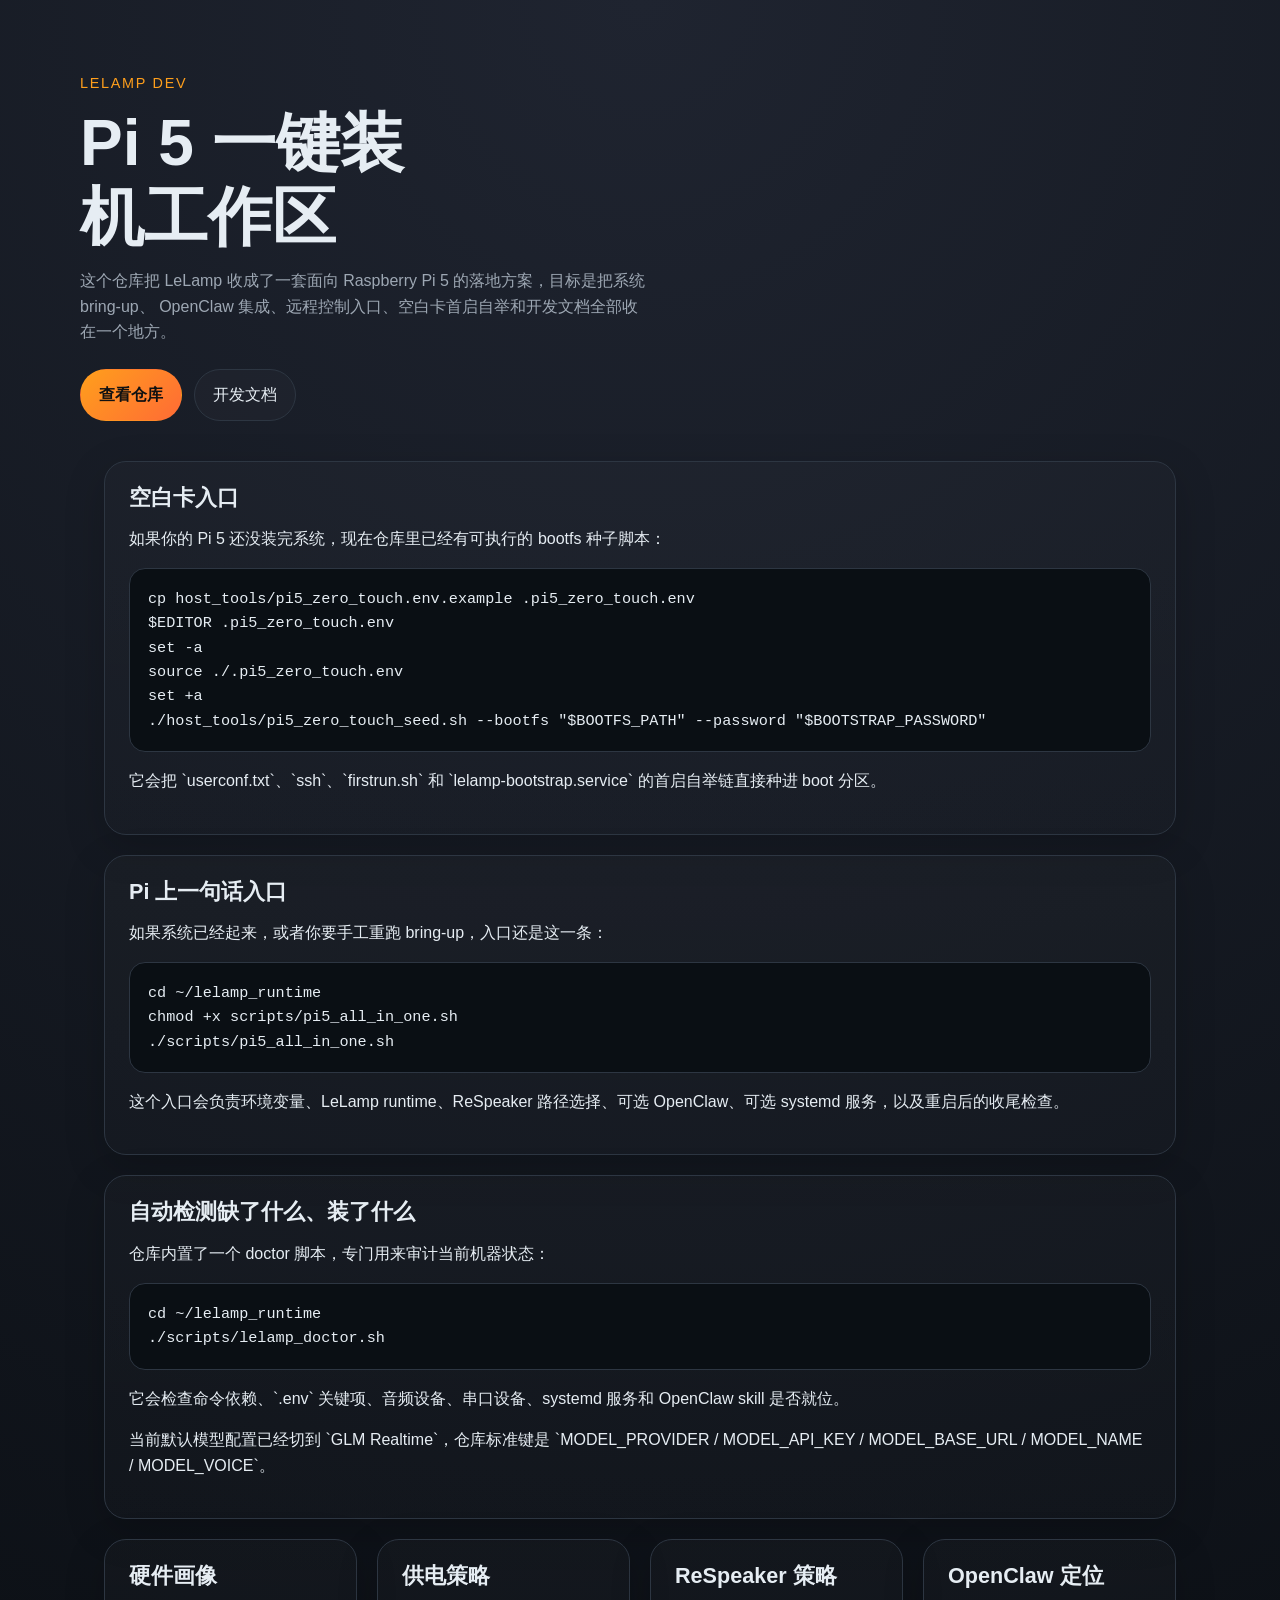
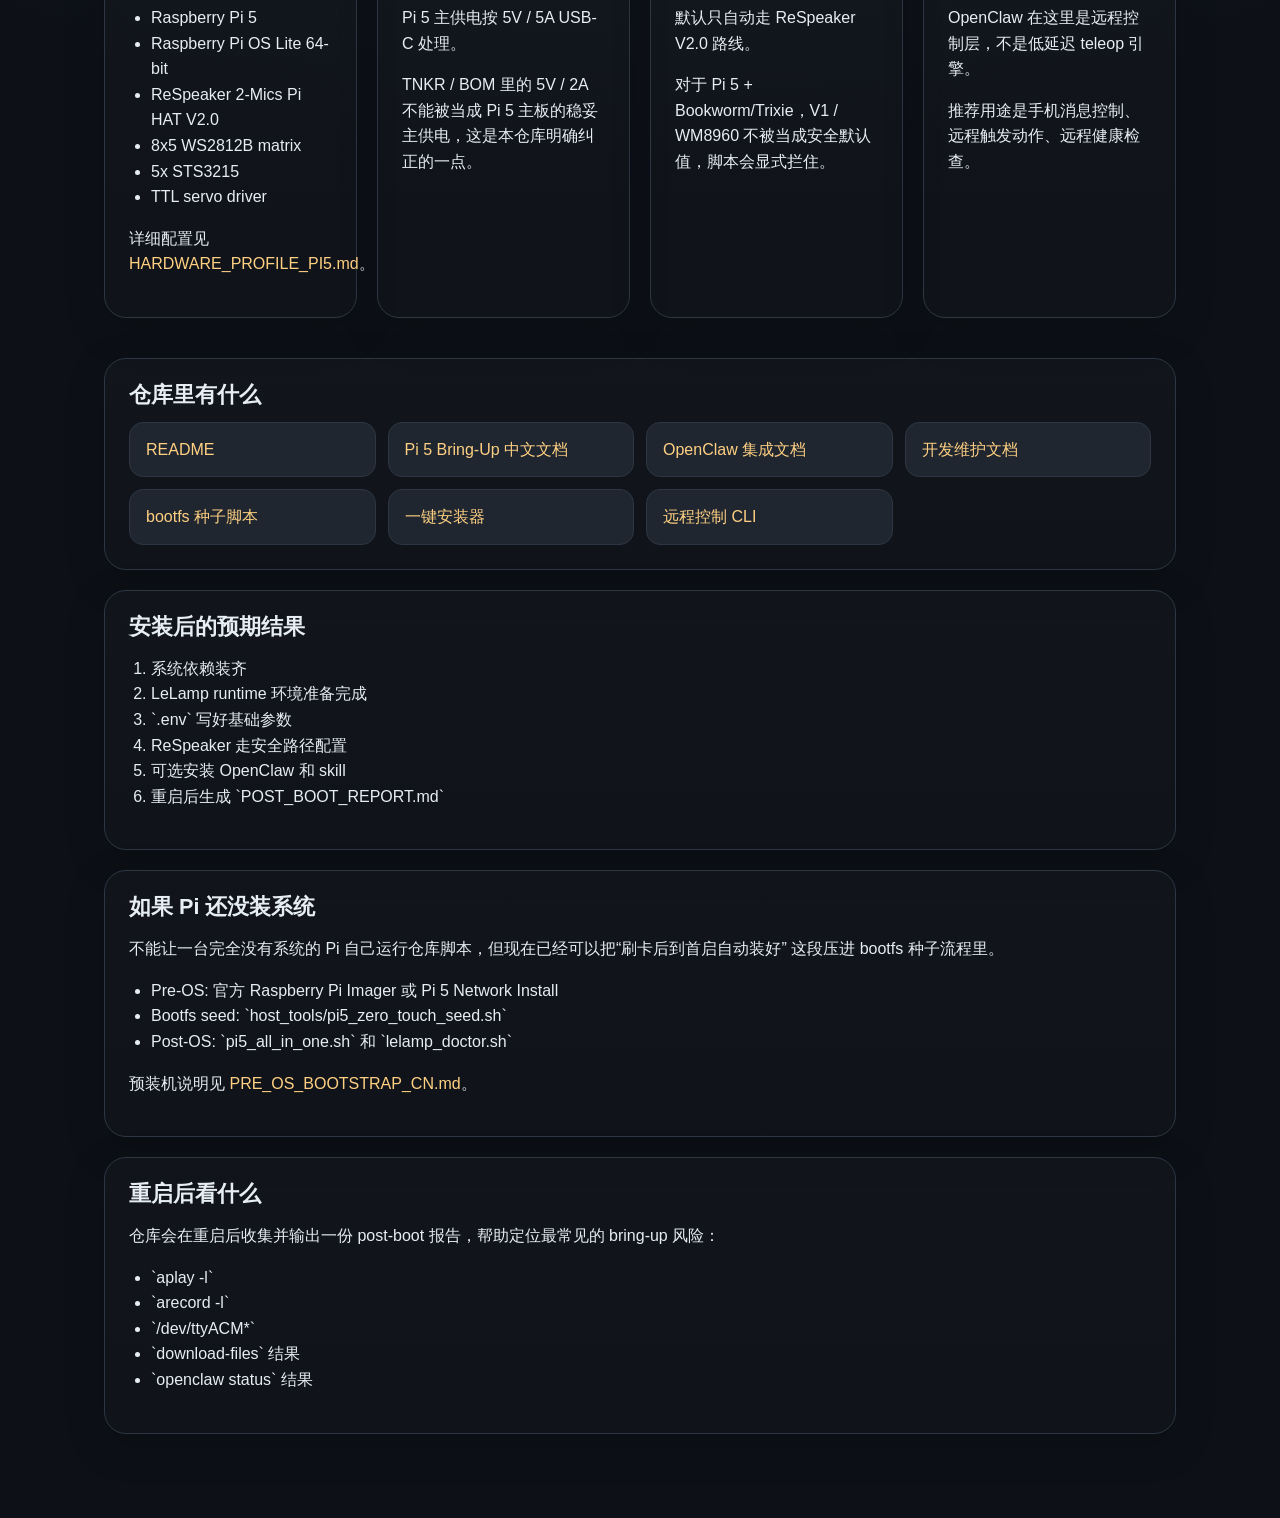
<file: site/index.html>
<!doctype html>
<html lang="zh-CN">
  <head>
    <meta charset="utf-8" />
    <meta name="viewport" content="width=device-width, initial-scale=1" />
    <title>LeLamp Dev | Pi 5 Bring-Up Workspace</title>
    <meta
      name="description"
      content="LeLamp Pi 5 + OpenClaw bring-up workspace with one-command installation, hardware profile, and development docs."
    />
    <link rel="stylesheet" href="./styles.css" />
  </head>
  <body>
    <header class="hero">
      <div class="hero__inner">
        <p class="eyebrow">LeLamp Dev</p>
        <h1>Pi 5 一键装机工作区</h1>
        <p class="lede">
          这个仓库把 LeLamp 收成了一套面向 Raspberry Pi 5 的落地方案，目标是把系统 bring-up、
          OpenClaw 集成、远程控制入口、空白卡首启自举和开发文档全部收在一个地方。
        </p>
        <div class="hero__actions">
          <a class="button button--primary" href="https://github.com/wujiajunhahah/lelamp-dev">查看仓库</a>
          <a class="button" href="./developer.html">开发文档</a>
        </div>
      </div>
    </header>

    <main class="layout">
      <section class="card">
        <h2>空白卡入口</h2>
        <p>如果你的 Pi 5 还没装完系统，现在仓库里已经有可执行的 bootfs 种子脚本：</p>
        <pre><code>cp host_tools/pi5_zero_touch.env.example .pi5_zero_touch.env
$EDITOR .pi5_zero_touch.env
set -a
source ./.pi5_zero_touch.env
set +a
./host_tools/pi5_zero_touch_seed.sh --bootfs "$BOOTFS_PATH" --password "$BOOTSTRAP_PASSWORD"</code></pre>
        <p>
          它会把 `userconf.txt`、`ssh`、`firstrun.sh` 和 `lelamp-bootstrap.service`
          的首启自举链直接种进 boot 分区。
        </p>
      </section>

      <section class="card">
        <h2>Pi 上一句话入口</h2>
        <p>如果系统已经起来，或者你要手工重跑 bring-up，入口还是这一条：</p>
        <pre><code>cd ~/lelamp_runtime
chmod +x scripts/pi5_all_in_one.sh
./scripts/pi5_all_in_one.sh</code></pre>
        <p>
          这个入口会负责环境变量、LeLamp runtime、ReSpeaker 路径选择、可选 OpenClaw、可选
          systemd 服务，以及重启后的收尾检查。
        </p>
      </section>

      <section class="card">
        <h2>自动检测缺了什么、装了什么</h2>
        <p>仓库内置了一个 doctor 脚本，专门用来审计当前机器状态：</p>
        <pre><code>cd ~/lelamp_runtime
./scripts/lelamp_doctor.sh</code></pre>
        <p>
          它会检查命令依赖、`.env` 关键项、音频设备、串口设备、systemd 服务和 OpenClaw skill 是否就位。
        </p>
        <p>
          当前默认模型配置已经切到 `GLM Realtime`，仓库标准键是 `MODEL_PROVIDER / MODEL_API_KEY / MODEL_BASE_URL / MODEL_NAME / MODEL_VOICE`。
        </p>
      </section>

      <section class="grid">
        <article class="card">
          <h2>硬件画像</h2>
          <ul>
            <li>Raspberry Pi 5</li>
            <li>Raspberry Pi OS Lite 64-bit</li>
            <li>ReSpeaker 2-Mics Pi HAT V2.0</li>
            <li>8x5 WS2812B matrix</li>
            <li>5x STS3215</li>
            <li>TTL servo driver</li>
          </ul>
          <p>
            详细配置见
            <a href="https://github.com/wujiajunhahah/lelamp-dev/blob/main/HARDWARE_PROFILE_PI5.md">HARDWARE_PROFILE_PI5.md</a>。
          </p>
        </article>

        <article class="card">
          <h2>供电策略</h2>
          <p>Pi 5 主供电按 5V / 5A USB-C 处理。</p>
          <p>
            TNKR / BOM 里的 5V / 2A 不能被当成 Pi 5 主板的稳妥主供电，这是本仓库明确纠正的一点。
          </p>
        </article>

        <article class="card">
          <h2>ReSpeaker 策略</h2>
          <p>默认只自动走 ReSpeaker V2.0 路线。</p>
          <p>
            对于 Pi 5 + Bookworm/Trixie，V1 / WM8960 不被当成安全默认值，脚本会显式拦住。
          </p>
        </article>

        <article class="card">
          <h2>OpenClaw 定位</h2>
          <p>OpenClaw 在这里是远程控制层，不是低延迟 teleop 引擎。</p>
          <p>推荐用途是手机消息控制、远程触发动作、远程健康检查。</p>
        </article>
      </section>

      <section class="card">
        <h2>仓库里有什么</h2>
        <div class="link-grid">
          <a href="https://github.com/wujiajunhahah/lelamp-dev/blob/main/README.md">README</a>
          <a href="https://github.com/wujiajunhahah/lelamp-dev/blob/main/LELAMP_PI5_BRINGUP_CN.md">Pi 5 Bring-Up 中文文档</a>
          <a href="https://github.com/wujiajunhahah/lelamp-dev/blob/main/OPENCLAW_LELAMP_PI5_CN.md">OpenClaw 集成文档</a>
          <a href="https://github.com/wujiajunhahah/lelamp-dev/blob/main/DEVELOPMENT_GUIDE_PI5.md">开发维护文档</a>
          <a href="https://github.com/wujiajunhahah/lelamp-dev/blob/main/host_tools/pi5_zero_touch_seed.sh">bootfs 种子脚本</a>
          <a href="https://github.com/wujiajunhahah/lelamp-dev/blob/main/lelamp_runtime/scripts/pi5_all_in_one.sh">一键安装器</a>
          <a href="https://github.com/wujiajunhahah/lelamp-dev/blob/main/lelamp_runtime/lelamp/remote_control.py">远程控制 CLI</a>
        </div>
      </section>

      <section class="card">
        <h2>安装后的预期结果</h2>
        <ol>
          <li>系统依赖装齐</li>
          <li>LeLamp runtime 环境准备完成</li>
          <li>`.env` 写好基础参数</li>
          <li>ReSpeaker 走安全路径配置</li>
          <li>可选安装 OpenClaw 和 skill</li>
          <li>重启后生成 `POST_BOOT_REPORT.md`</li>
        </ol>
      </section>

      <section class="card">
        <h2>如果 Pi 还没装系统</h2>
        <p>
          不能让一台完全没有系统的 Pi 自己运行仓库脚本，但现在已经可以把“刷卡后到首启自动装好”
          这段压进 bootfs 种子流程里。
        </p>
        <ul>
          <li>Pre-OS: 官方 Raspberry Pi Imager 或 Pi 5 Network Install</li>
          <li>Bootfs seed: `host_tools/pi5_zero_touch_seed.sh`</li>
          <li>Post-OS: `pi5_all_in_one.sh` 和 `lelamp_doctor.sh`</li>
        </ul>
        <p>
          预装机说明见
          <a href="https://github.com/wujiajunhahah/lelamp-dev/blob/main/PRE_OS_BOOTSTRAP_CN.md">PRE_OS_BOOTSTRAP_CN.md</a>。
        </p>
      </section>

      <section class="card">
        <h2>重启后看什么</h2>
        <p>仓库会在重启后收集并输出一份 post-boot 报告，帮助定位最常见的 bring-up 风险：</p>
        <ul>
          <li>`aplay -l`</li>
          <li>`arecord -l`</li>
          <li>`/dev/ttyACM*`</li>
          <li>`download-files` 结果</li>
          <li>`openclaw status` 结果</li>
        </ul>
      </section>
    </main>
  </body>
  </html>
</file>
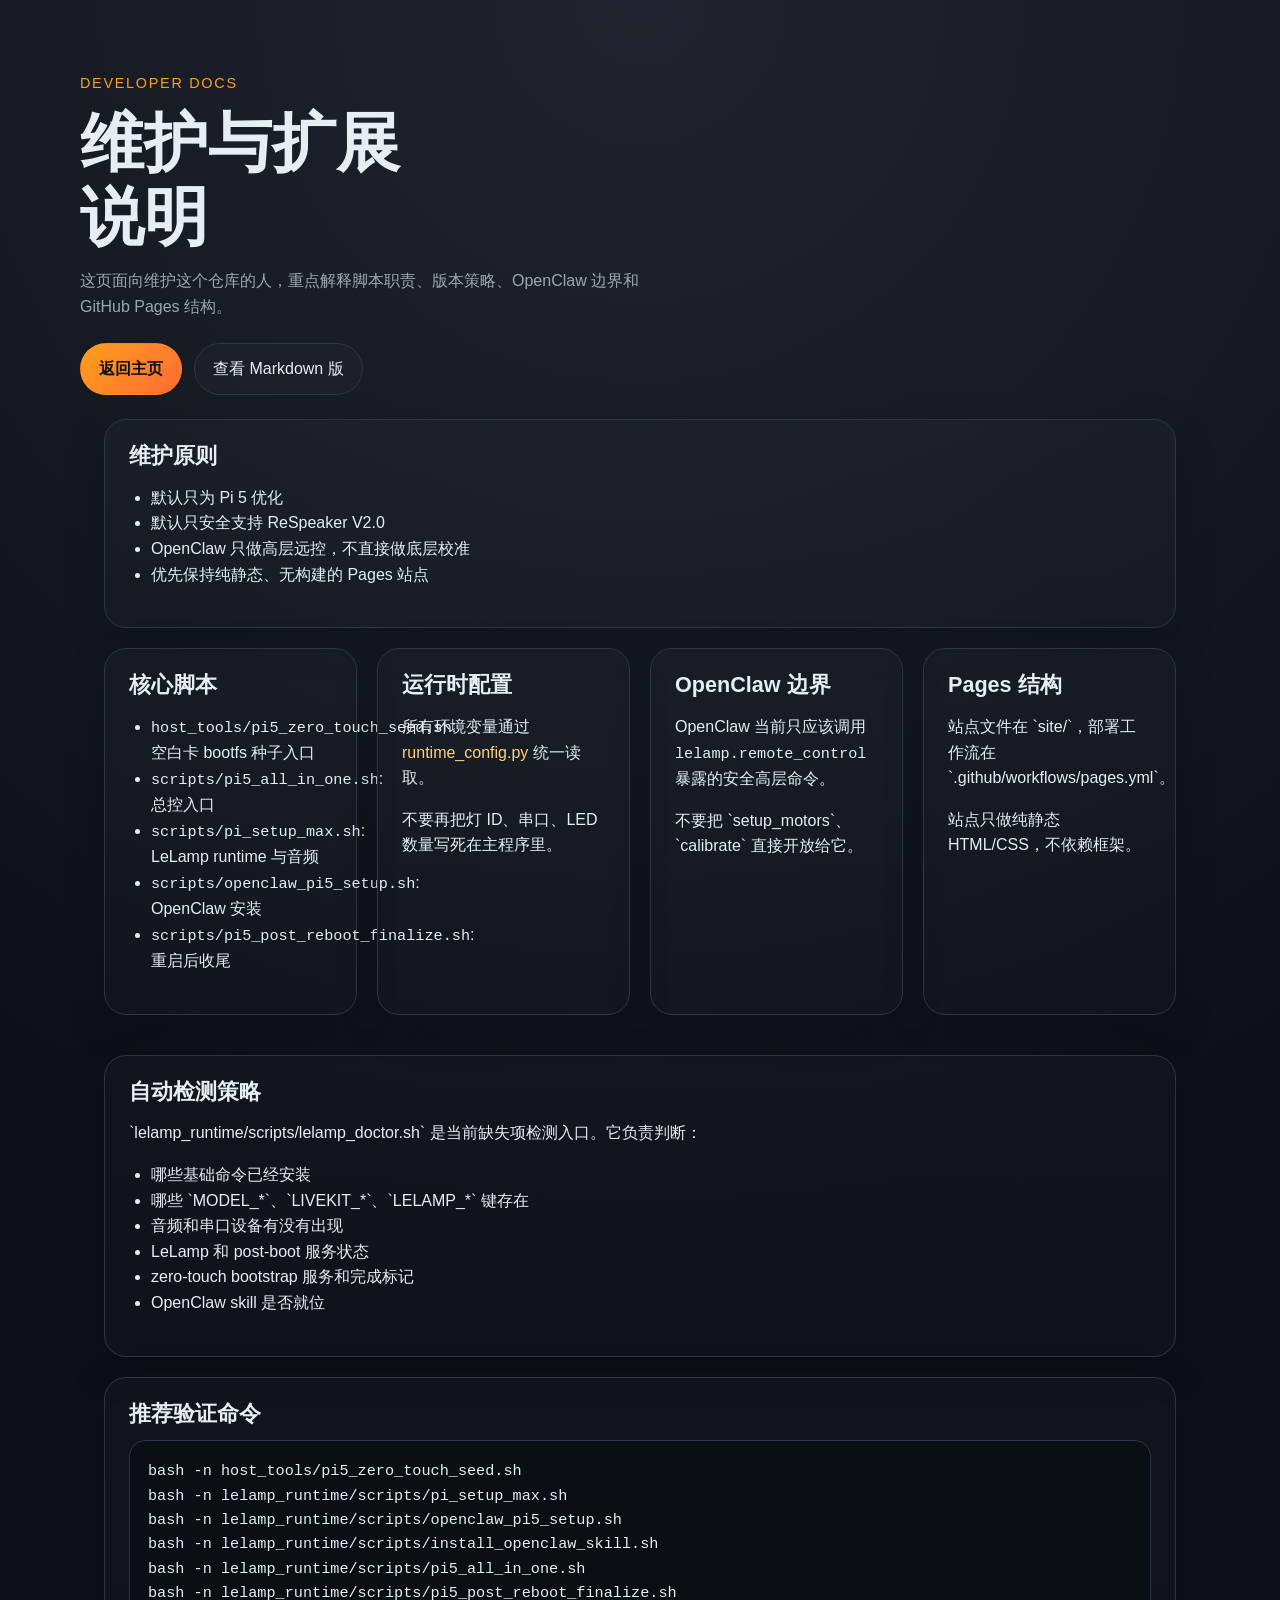
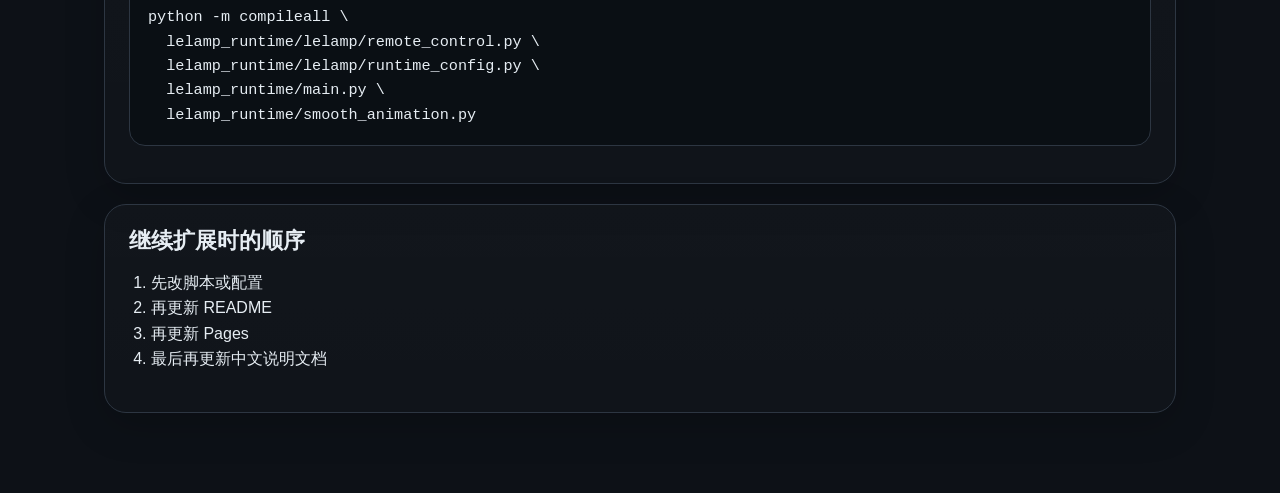
<file: site/developer.html>
<!doctype html>
<html lang="zh-CN">
  <head>
    <meta charset="utf-8" />
    <meta name="viewport" content="width=device-width, initial-scale=1" />
    <title>LeLamp Dev | Developer Docs</title>
    <meta
      name="description"
      content="Developer documentation for the LeLamp Pi 5 + OpenClaw workspace."
    />
    <link rel="stylesheet" href="./styles.css" />
  </head>
  <body>
    <header class="hero hero--compact">
      <div class="hero__inner">
        <p class="eyebrow">Developer Docs</p>
        <h1>维护与扩展说明</h1>
        <p class="lede">
          这页面向维护这个仓库的人，重点解释脚本职责、版本策略、OpenClaw 边界和 GitHub Pages 结构。
        </p>
        <div class="hero__actions">
          <a class="button button--primary" href="./index.html">返回主页</a>
          <a class="button" href="https://github.com/wujiajunhahah/lelamp-dev/blob/main/DEVELOPMENT_GUIDE_PI5.md">查看 Markdown 版</a>
        </div>
      </div>
    </header>

    <main class="layout">
      <section class="card">
        <h2>维护原则</h2>
        <ul>
          <li>默认只为 Pi 5 优化</li>
          <li>默认只安全支持 ReSpeaker V2.0</li>
          <li>OpenClaw 只做高层远控，不直接做底层校准</li>
          <li>优先保持纯静态、无构建的 Pages 站点</li>
        </ul>
      </section>

      <section class="grid">
        <article class="card">
          <h2>核心脚本</h2>
          <ul>
            <li><code>host_tools/pi5_zero_touch_seed.sh</code>: 空白卡 bootfs 种子入口</li>
            <li><code>scripts/pi5_all_in_one.sh</code>: 总控入口</li>
            <li><code>scripts/pi_setup_max.sh</code>: LeLamp runtime 与音频</li>
            <li><code>scripts/openclaw_pi5_setup.sh</code>: OpenClaw 安装</li>
            <li><code>scripts/pi5_post_reboot_finalize.sh</code>: 重启后收尾</li>
          </ul>
        </article>

        <article class="card">
          <h2>运行时配置</h2>
          <p>
            所有环境变量通过
            <a href="https://github.com/wujiajunhahah/lelamp-dev/blob/main/lelamp_runtime/lelamp/runtime_config.py">runtime_config.py</a>
            统一读取。
          </p>
          <p>不要再把灯 ID、串口、LED 数量写死在主程序里。</p>
        </article>

        <article class="card">
          <h2>OpenClaw 边界</h2>
          <p>
            OpenClaw 当前只应该调用
            <code>lelamp.remote_control</code>
            暴露的安全高层命令。
          </p>
          <p>不要把 `setup_motors`、`calibrate` 直接开放给它。</p>
        </article>

        <article class="card">
          <h2>Pages 结构</h2>
          <p>站点文件在 `site/`，部署工作流在 `.github/workflows/pages.yml`。</p>
          <p>站点只做纯静态 HTML/CSS，不依赖框架。</p>
        </article>
      </section>

      <section class="card">
        <h2>自动检测策略</h2>
        <p>
          `lelamp_runtime/scripts/lelamp_doctor.sh`
          是当前缺失项检测入口。它负责判断：
        </p>
        <ul>
          <li>哪些基础命令已经安装</li>
          <li>哪些 `MODEL_*`、`LIVEKIT_*`、`LELAMP_*` 键存在</li>
          <li>音频和串口设备有没有出现</li>
          <li>LeLamp 和 post-boot 服务状态</li>
          <li>zero-touch bootstrap 服务和完成标记</li>
          <li>OpenClaw skill 是否就位</li>
        </ul>
      </section>

      <section class="card">
        <h2>推荐验证命令</h2>
        <pre><code>bash -n host_tools/pi5_zero_touch_seed.sh
bash -n lelamp_runtime/scripts/pi_setup_max.sh
bash -n lelamp_runtime/scripts/openclaw_pi5_setup.sh
bash -n lelamp_runtime/scripts/install_openclaw_skill.sh
bash -n lelamp_runtime/scripts/pi5_all_in_one.sh
bash -n lelamp_runtime/scripts/pi5_post_reboot_finalize.sh
python -m compileall \
  lelamp_runtime/lelamp/remote_control.py \
  lelamp_runtime/lelamp/runtime_config.py \
  lelamp_runtime/main.py \
  lelamp_runtime/smooth_animation.py</code></pre>
      </section>

      <section class="card">
        <h2>继续扩展时的顺序</h2>
        <ol>
          <li>先改脚本或配置</li>
          <li>再更新 README</li>
          <li>再更新 Pages</li>
          <li>最后再更新中文说明文档</li>
        </ol>
      </section>
    </main>
  </body>
  </html>
</file>
<file: site/styles.css>
:root {
  --bg: #0d1117;
  --panel: #161b22;
  --panel-2: #1f2630;
  --text: #e6edf3;
  --muted: #9da7b3;
  --line: #2d3642;
  --brand: #ff9f1c;
  --brand-2: #ffd082;
  --max: 1120px;
}

* {
  box-sizing: border-box;
}

html, body {
  margin: 0;
  padding: 0;
  background: radial-gradient(circle at top, #1f2430 0%, var(--bg) 55%);
  color: var(--text);
  font-family: "Segoe UI", "Helvetica Neue", Helvetica, Arial, sans-serif;
  line-height: 1.6;
}

a {
  color: var(--brand-2);
  text-decoration: none;
}

a:hover {
  text-decoration: underline;
}

.hero {
  padding: 72px 24px 40px;
}

.hero--compact {
  padding-bottom: 24px;
}

.hero__inner,
.layout {
  max-width: var(--max);
  margin: 0 auto;
}

.eyebrow {
  color: var(--brand);
  font-size: 0.9rem;
  letter-spacing: 0.12em;
  text-transform: uppercase;
  margin: 0 0 12px;
}

h1, h2 {
  line-height: 1.15;
  margin: 0 0 14px;
}

h1 {
  font-size: clamp(2.2rem, 5vw, 4.4rem);
  max-width: 10ch;
}

h2 {
  font-size: 1.35rem;
}

.lede {
  max-width: 64ch;
  color: var(--muted);
  margin: 0 0 24px;
}

.hero__actions {
  display: flex;
  flex-wrap: wrap;
  gap: 12px;
}

.button {
  display: inline-flex;
  align-items: center;
  justify-content: center;
  padding: 12px 18px;
  border: 1px solid var(--line);
  border-radius: 999px;
  background: rgba(255,255,255,0.02);
  color: var(--text);
}

.button--primary {
  background: linear-gradient(135deg, var(--brand), #ff6b35);
  color: #111;
  border-color: transparent;
  font-weight: 700;
}

.layout {
  padding: 0 24px 64px;
}

.card {
  background: linear-gradient(180deg, rgba(255,255,255,0.02), rgba(255,255,255,0.01));
  border: 1px solid var(--line);
  border-radius: 22px;
  padding: 24px;
  margin-bottom: 20px;
  box-shadow: 0 12px 40px rgba(0,0,0,0.18);
}

.grid {
  display: grid;
  grid-template-columns: repeat(auto-fit, minmax(240px, 1fr));
  gap: 20px;
  margin-bottom: 20px;
}

.link-grid {
  display: grid;
  grid-template-columns: repeat(auto-fit, minmax(220px, 1fr));
  gap: 12px;
}

.link-grid a {
  display: block;
  padding: 14px 16px;
  border-radius: 14px;
  border: 1px solid var(--line);
  background: var(--panel-2);
}

pre {
  padding: 18px;
  overflow-x: auto;
  border-radius: 16px;
  background: #0a0f14;
  border: 1px solid var(--line);
}

code {
  font-family: "SFMono-Regular", Consolas, Monaco, monospace;
  font-size: 0.95rem;
}

ul, ol {
  padding-left: 22px;
}

@media (max-width: 720px) {
  .hero {
    padding-top: 48px;
  }

  .card {
    padding: 20px;
  }
}
</file>
